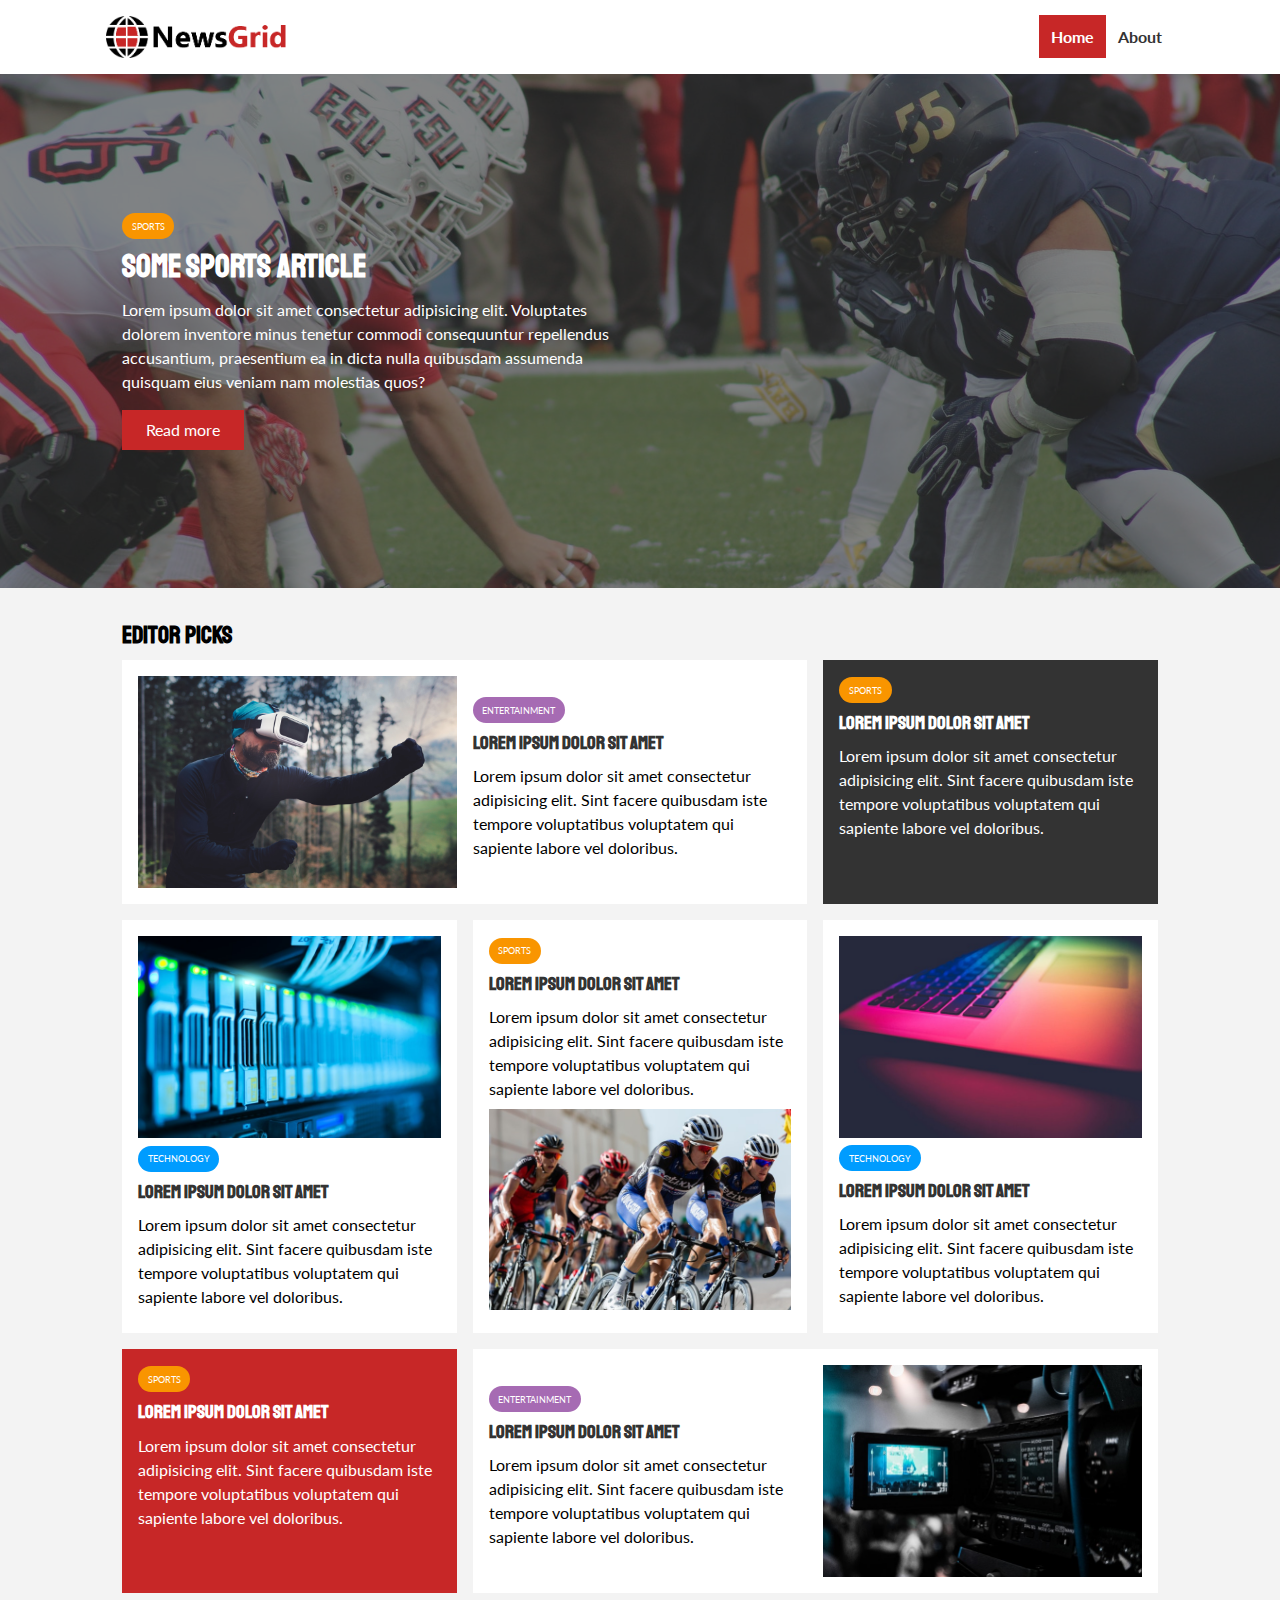
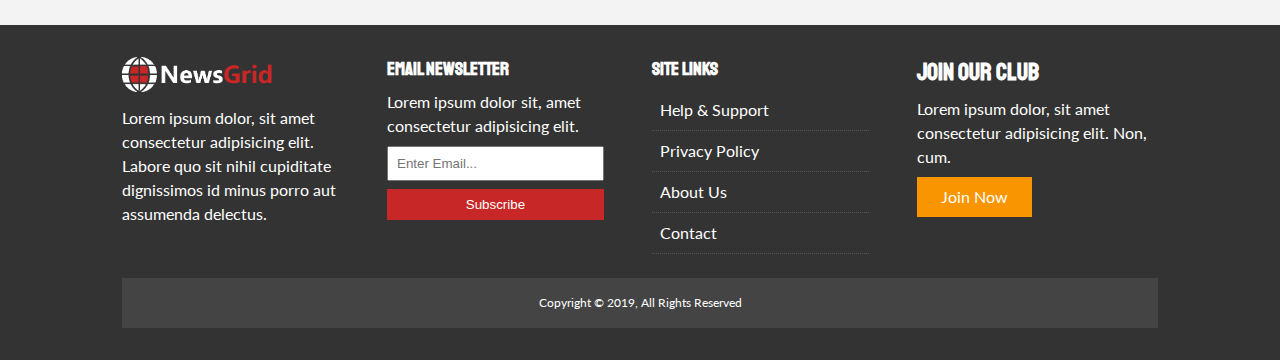
<file: index.html>
<!DOCTYPE html>
<html lang="en">
<head>
  <meta charset="UTF-8">
  <meta name="viewport" content="width=device-width, initial-scale=1.0">
  <meta http-equiv="X-UA-Compatible" content="ie=edge">
  <link rel="stylesheet" href="https://use.fontawesome.com/releases/v5.6.3/css/all.css" integrity="sha384-UHRtZLI+pbxtHCWp1t77Bi1L4ZtiqrqD80Kn4Z8NTSRyMA2Fd33n5dQ8lWUE00s/" crossorigin="anonymous">
  <link href="https://fonts.googleapis.com/css?family=Lato|Staatliches" rel="stylesheet">
  <link rel="stylesheet" href="css/style.css">
  <link rel="stylesheet" media="screen and (max-width:768px)" href="css/mobile.css">
  <link rel="shortcut icon" type="image/x-icon" href="favicon.ico">

  <title>NewsGrid | Latest News</title>
</head>
<body>
  <nav id="main-nav">
    <div class="container">
      <img src="img/logo.png" alt="Logo" class="logo">
      <div class="social">
        <a href="http://facebook.com" target="_blank"><i class="fab fa-facebook fa-2x"></i></a>
        <a href="http://twitter.com" target="_blank"><i class="fab fa-twitter fa-2x"></i></a>
        <a href="http://instagram.com" target="_blank"><i class="fab fa-instagram fa-2x"></i></a>
        <a href="http://youtube.com" target="_blank"><i class="fab fa-youtube fa-2x"></i></a>
      </div>
      <ul>
        <li><a href="index.html" class="current">Home</a></li>
        <li><a href="about.html">About</a></li>
        <li></li>
      </ul>
    </div>
  </nav>

  <!-- Showcase -->
  <header id="showcase">
    <div class="container">
      <div class="showcase-container">
        <div class="showcase-content">
          <div class="category category-sports">Sports</div>
          <h1>Some Sports Article</h1>
          <p>Lorem ipsum dolor sit amet consectetur adipisicing elit. Voluptates dolorem inventore minus tenetur commodi consequuntur repellendus accusantium, praesentium ea in dicta nulla quibusdam assumenda quisquam eius veniam nam molestias quos?</p>
          <a href="article.html" class="btn btn-primary">Read more</a>
        </div>
      </div>
    </div>
  </header>

  <section id="home-articles" class="py-2">
    <div class="container">
      <h2>Editor Picks</h2>
      <div class="articles-container">
        <article class="card">
          <img src="img/articles/ent1.jpg" alt="">
          <div>
            <div class="category category-ent">Entertainment</div>
            <h3>
              <a href="article.html">Lorem ipsum dolor sit amet</a>
            </h3>
            <p>Lorem ipsum dolor sit amet consectetur adipisicing elit. Sint facere quibusdam iste tempore voluptatibus voluptatem qui sapiente labore vel doloribus.</p>
          </div>
        </article>
        <article class="card bg-dark">
          <div class="category category-sports">Sports</div>
          <h3>
            <a href="article.html">Lorem ipsum dolor sit amet</a>
          </h3>
          <p>Lorem ipsum dolor sit amet consectetur adipisicing elit. Sint facere quibusdam iste tempore voluptatibus voluptatem qui sapiente labore vel doloribus.</p>
        </article>
        <article class="card">
          <img src="img/articles/tech1.jpg" alt="">
          <div class="category category-tech">Technology</div>
          <h3>
            <a href="article.html">Lorem ipsum dolor sit amet</a>
          </h3>
          <p>Lorem ipsum dolor sit amet consectetur adipisicing elit. Sint facere quibusdam iste tempore voluptatibus voluptatem qui sapiente labore vel doloribus.</p>
        </article>
        <article class="card">
          <div class="category category-sports">Sports</div>
          <h3>
            <a href="article.html">Lorem ipsum dolor sit amet</a>
          </h3>
          <p>Lorem ipsum dolor sit amet consectetur adipisicing elit. Sint facere quibusdam iste tempore voluptatibus voluptatem qui sapiente labore vel doloribus.</p>
          <img src="img/articles/sports1.jpg" alt="">
        </article>
        <article class="card">
          <img src="img/articles/tech2.jpg" alt="">
          <div class="category category-tech">Technology</div>
          <h3>
            <a href="article.html">Lorem ipsum dolor sit amet</a>
          </h3>
          <p>Lorem ipsum dolor sit amet consectetur adipisicing elit. Sint facere quibusdam iste tempore voluptatibus voluptatem qui sapiente labore vel doloribus.</p>
        </article>
        <article class="card bg-primary">
          <div class="category category-sports">Sports</div>
          <h3>
            <a href="article.html">Lorem ipsum dolor sit amet</a>
          </h3>
          <p>Lorem ipsum dolor sit amet consectetur adipisicing elit. Sint facere quibusdam iste tempore voluptatibus voluptatem qui sapiente labore vel doloribus.</p>
        </article>
        <article class="card">
          <div>
            <div class="category category-ent">Entertainment</div>
            <h3>
              <a href="article.html">Lorem ipsum dolor sit amet</a>
            </h3>
            <p>Lorem ipsum dolor sit amet consectetur adipisicing elit. Sint facere quibusdam iste tempore voluptatibus voluptatem qui sapiente labore vel doloribus.</p>
          </div>
          <img src="img/articles/ent2.jpg" alt="">
        </article>
      </div>
    </div>
  </section>

  <!-- Footer -->
  <footer id="main-footer" class="py-2">
    <div class="container footer-container">
      <div>
        <img src="img/logo_light.png" alt="NewsGrid">
        <p>Lorem ipsum dolor, sit amet consectetur adipisicing elit. Labore quo sit nihil cupiditate dignissimos id minus porro aut assumenda delectus.</p>
      </div>
      <div>
        <h3>Email Newsletter</h3>
        <p>Lorem ipsum dolor sit, amet consectetur adipisicing elit.</p>
        <form name="contact" method="POST" data-netlify="true">
          <input type="email" name="email" placeholder="Enter Email...">
          <input type="submit" value="Subscribe" class="btn btn-primary">
        </form>
      </div>
      <div>
        <h3>Site Links</h3>
        <ul class="list">
          <li><a href="#">Help & Support</a></li>
          <li><a href="#">Privacy Policy</a></li>
          <li><a href="##">About Us</a></li>
          <li><a href="">Contact</a></li>
        </ul>
      </div>
      <div>
        <h2>Join Our Club</h2>
        <p>Lorem ipsum dolor, sit amet consectetur adipisicing elit. Non, cum.</p>
        <a href="#" class="btn btn-secondary">Join Now</a>
      </div>
      <div>
        <p>
          Copyright &copy; 2019, All Rights Reserved
        </p>
      </div>
    </div>
  </footer>

</body>
</html>
</file>
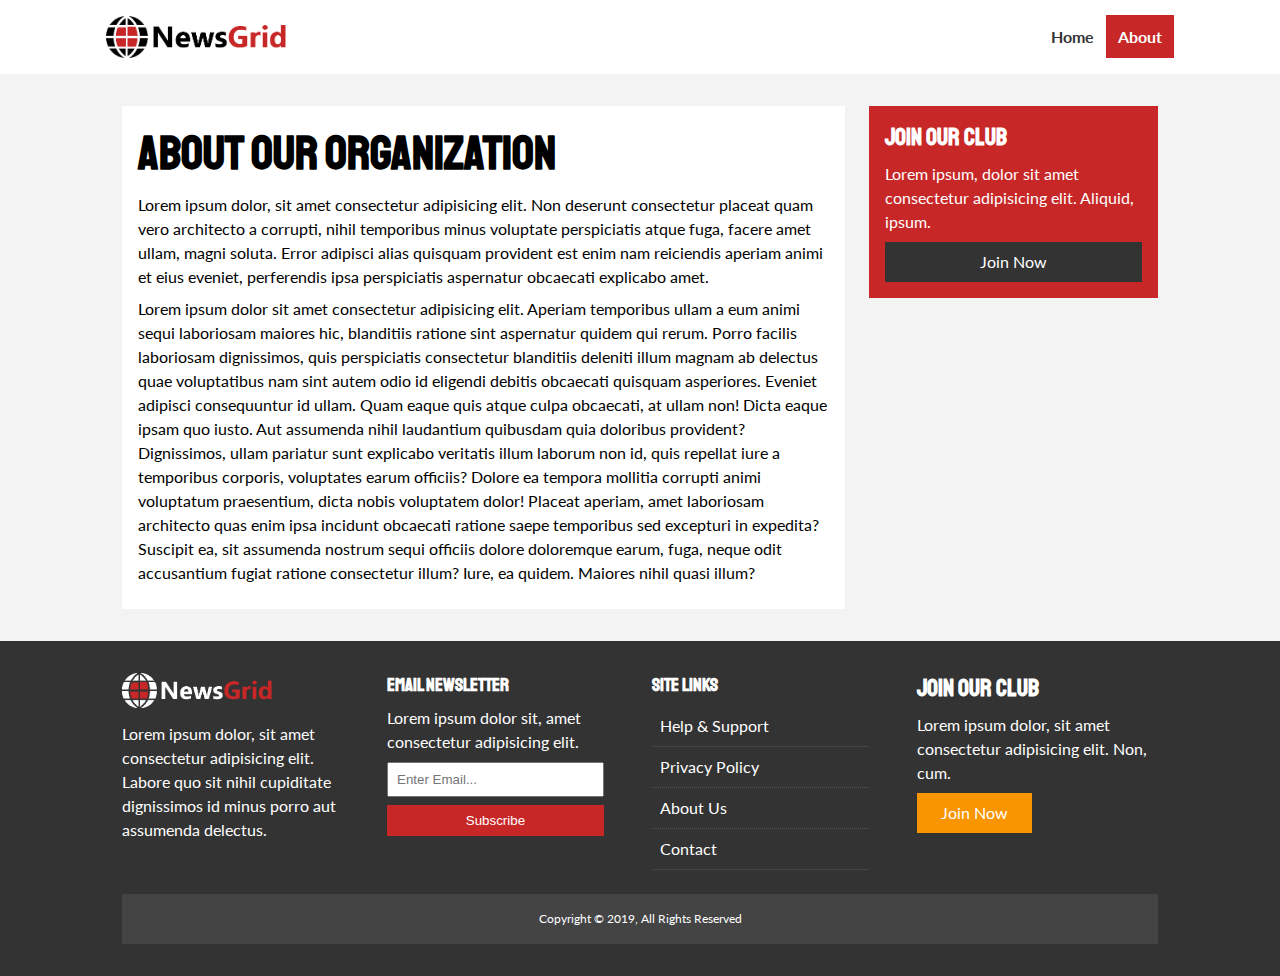
<file: about.html>
<!DOCTYPE html>
<html lang="en">
<head>
  <meta charset="UTF-8">
  <meta name="viewport" content="width=device-width, initial-scale=1.0">
  <meta http-equiv="X-UA-Compatible" content="ie=edge">
  <link rel="stylesheet" href="https://use.fontawesome.com/releases/v5.6.3/css/all.css" integrity="sha384-UHRtZLI+pbxtHCWp1t77Bi1L4ZtiqrqD80Kn4Z8NTSRyMA2Fd33n5dQ8lWUE00s/" crossorigin="anonymous">
  <link href="https://fonts.googleapis.com/css?family=Lato|Staatliches" rel="stylesheet">
  <link rel="stylesheet" href="css/style.css">
  <link rel="stylesheet" media="screen and (max-width:768px)" href="css/mobile.css">
  <link rel="shortcut icon" type="image/x-icon" href="favicon.ico">

  <title>NewsGrid | About</title>
</head>
<body>
  <nav id="main-nav">
    <div class="container">
      <img src="img/logo.png" alt="Logo" class="logo">
      <div class="social">
        <a href="http://facebook.com" target="_blank"><i class="fab fa-facebook fa-2x"></i></a>
        <a href="http://twitter.com" target="_blank"><i class="fab fa-twitter fa-2x"></i></a>
        <a href="http://instagram.com" target="_blank"><i class="fab fa-instagram fa-2x"></i></a>
        <a href="http://youtube.com" target="_blank"><i class="fab fa-youtube fa-2x"></i></a>
      </div>
      <ul>
        <li><a href="index.html">Home</a></li>
        <li><a href="about.html" class="current">About</a></li>
        <li></li>
      </ul>
    </div>
  </nav>

  <section id="about">
    <div class="container">
      <div class="page-container">
        <article class="card">
          <h1 class="l-heading">About Our organization</h1>
          <p>Lorem ipsum dolor, sit amet consectetur adipisicing elit. Non deserunt consectetur placeat quam vero architecto a corrupti, nihil temporibus minus voluptate perspiciatis atque fuga, facere amet ullam, magni soluta. Error adipisci alias quisquam provident est enim nam reiciendis aperiam animi et eius eveniet, perferendis ipsa perspiciatis aspernatur obcaecati explicabo amet.</p>
          <p>
            Lorem ipsum dolor sit amet consectetur adipisicing elit. Aperiam temporibus ullam a eum animi sequi laboriosam maiores hic, blanditiis ratione sint aspernatur quidem qui rerum. Porro facilis laboriosam dignissimos, quis perspiciatis consectetur blanditiis deleniti illum magnam ab delectus quae voluptatibus nam sint autem odio id eligendi debitis obcaecati quisquam asperiores. Eveniet adipisci consequuntur id ullam. Quam eaque quis atque culpa obcaecati, at ullam non! Dicta eaque ipsam quo iusto. Aut assumenda nihil laudantium quibusdam quia doloribus provident? Dignissimos, ullam pariatur sunt explicabo veritatis illum laborum non id, quis repellat iure a temporibus corporis, voluptates earum officiis? Dolore ea tempora mollitia corrupti animi voluptatum praesentium, dicta nobis voluptatem dolor! Placeat aperiam, amet laboriosam architecto quas enim ipsa incidunt obcaecati ratione saepe temporibus sed excepturi in expedita? Suscipit ea, sit assumenda nostrum sequi officiis dolore doloremque earum, fuga, neque odit accusantium fugiat ratione consectetur illum? Iure, ea quidem. Maiores nihil quasi illum?
          </p>
        </article>
        <aside class="card bg-primary">
          <h2>Join Our Club</h2>
          <p>Lorem ipsum, dolor sit amet consectetur adipisicing elit. Aliquid, ipsum.</p>
          <a href="#" class="btn btn-dark btn-block">Join Now</a>
        </aside>
      </div>
    </div>
  </section>

<!-- Footer -->
 <footer id="main-footer" class="py-2">
   <div class="container footer-container">
     <div>
       <img src="img/logo_light.png" alt="NewsGrid">
       <p>Lorem ipsum dolor, sit amet consectetur adipisicing elit. Labore quo sit nihil cupiditate dignissimos id minus porro aut assumenda delectus.</p>
     </div>
     <div>
       <h3>Email Newsletter</h3>
       <p>Lorem ipsum dolor sit, amet consectetur adipisicing elit.</p>
       <form name="contact" method="POST" data-netlify="true">
          <input type="email" name="email" placeholder="Enter Email...">
          <input type="submit" value="Subscribe" class="btn btn-primary">
        </form>
     </div>
     <div>
       <h3>Site Links</h3>
       <ul class="list">
         <li><a href="#">Help & Support</a></li>
         <li><a href="#">Privacy Policy</a></li>
         <li><a href="##">About Us</a></li>
         <li><a href="">Contact</a></li>
       </ul>
     </div>
     <div>
       <h2>Join Our Club</h2>
       <p>Lorem ipsum dolor, sit amet consectetur adipisicing elit. Non, cum.</p>
       <a href="#" class="btn btn-secondary">Join Now</a>
     </div>
     <div>
       <p>
         Copyright &copy; 2019, All Rights Reserved
       </p>
     </div>
   </div>
 </footer>

</body>
</html>
</file>
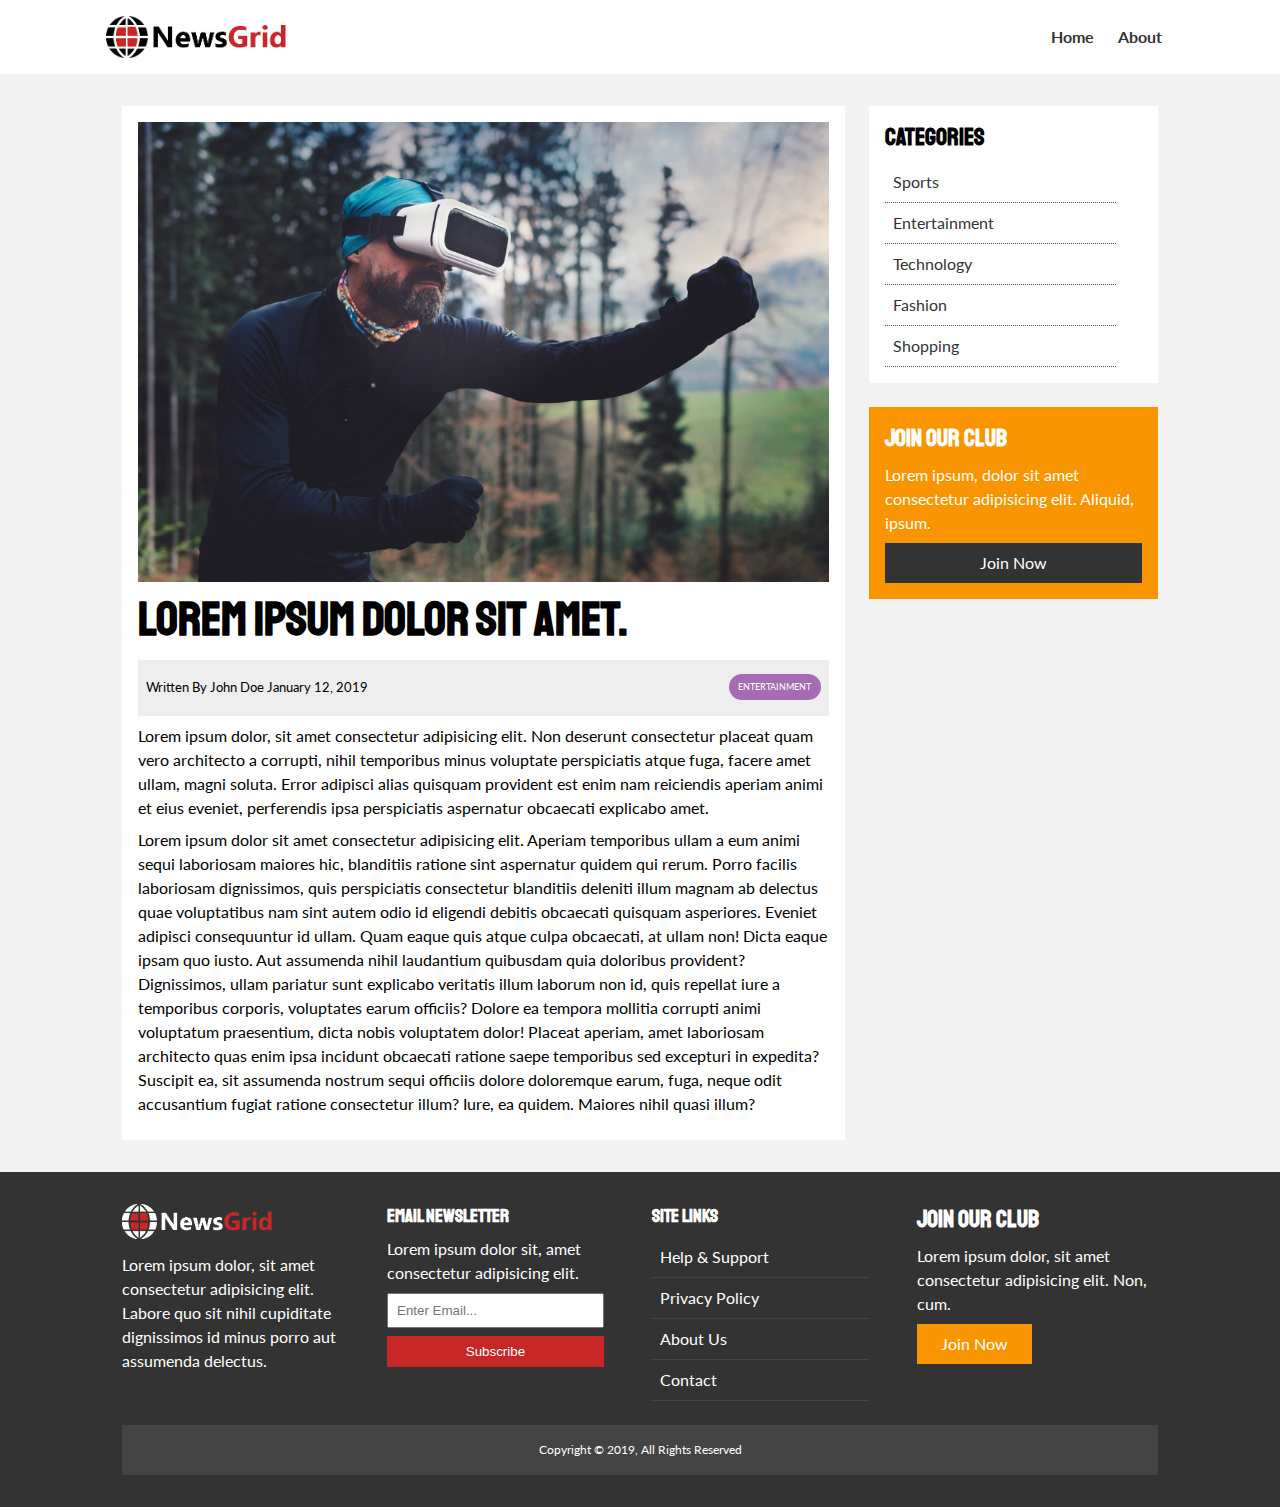
<file: article.html>
<!DOCTYPE html>
<html lang="en">
<head>
  <meta charset="UTF-8">
  <meta name="viewport" content="width=device-width, initial-scale=1.0">
  <meta http-equiv="X-UA-Compatible" content="ie=edge">
  <link rel="stylesheet" href="https://use.fontawesome.com/releases/v5.6.3/css/all.css" integrity="sha384-UHRtZLI+pbxtHCWp1t77Bi1L4ZtiqrqD80Kn4Z8NTSRyMA2Fd33n5dQ8lWUE00s/" crossorigin="anonymous">
  <link href="https://fonts.googleapis.com/css?family=Lato|Staatliches" rel="stylesheet">
  <link rel="stylesheet" href="css/style.css">
  <link rel="stylesheet" media="screen and (max-width:768px)" href="css/mobile.css">
  <link rel="shortcut icon" type="image/x-icon" href="favicon.ico">

  <title>NewsGrid | Latest News</title>
</head>
<body>
  <nav id="main-nav">
    <div class="container">
      <img src="img/logo.png" alt="Logo" class="logo">
      <div class="social">
        <a href="http://facebook.com" target="_blank"><i class="fab fa-facebook fa-2x"></i></a>
        <a href="http://twitter.com" target="_blank"><i class="fab fa-twitter fa-2x"></i></a>
        <a href="http://instagram.com" target="_blank"><i class="fab fa-instagram fa-2x"></i></a>
        <a href="http://youtube.com" target="_blank"><i class="fab fa-youtube fa-2x"></i></a>
      </div>
      <ul>
        <li><a href="index.html">Home</a></li>
        <li><a href="about.html">About</a></li>
        <li></li>
      </ul>
    </div>
  </nav>

  <section id="article">
    <div class="container">
      <div class="page-container">
        <article class="card">
          <img src="img/articles/ent1.jpg" alt="">
          <h1 class="l-heading">Lorem ipsum dolor sit amet.</h1>
          <div class="meta">
            <small>
              <i class="fas fa-user"></i> Written By John Doe January 12, 2019
            </small>
            <div class="category category-ent">Entertainment</div>
          </div>
          <p>Lorem ipsum dolor, sit amet consectetur adipisicing elit. Non deserunt consectetur placeat quam vero architecto a corrupti, nihil temporibus minus voluptate perspiciatis atque fuga, facere amet ullam, magni soluta. Error adipisci alias quisquam provident est enim nam reiciendis aperiam animi et eius eveniet, perferendis ipsa perspiciatis aspernatur obcaecati explicabo amet.</p>
          <p>
            Lorem ipsum dolor sit amet consectetur adipisicing elit. Aperiam temporibus ullam a eum animi sequi laboriosam maiores hic, blanditiis ratione sint aspernatur quidem qui rerum. Porro facilis laboriosam dignissimos, quis perspiciatis consectetur blanditiis deleniti illum magnam ab delectus quae voluptatibus nam sint autem odio id eligendi debitis obcaecati quisquam asperiores. Eveniet adipisci consequuntur id ullam. Quam eaque quis atque culpa obcaecati, at ullam non! Dicta eaque ipsam quo iusto. Aut assumenda nihil laudantium quibusdam quia doloribus provident? Dignissimos, ullam pariatur sunt explicabo veritatis illum laborum non id, quis repellat iure a temporibus corporis, voluptates earum officiis? Dolore ea tempora mollitia corrupti animi voluptatum praesentium, dicta nobis voluptatem dolor! Placeat aperiam, amet laboriosam architecto quas enim ipsa incidunt obcaecati ratione saepe temporibus sed excepturi in expedita? Suscipit ea, sit assumenda nostrum sequi officiis dolore doloremque earum, fuga, neque odit accusantium fugiat ratione consectetur illum? Iure, ea quidem. Maiores nihil quasi illum?
          </p>
        </article>

        <aside class="card" id="categories">
          <h2>Categories</h2>
          <ul class="list">
            <li><a href=""><i class="fas fa-chevron-right"></i> Sports</a></li>
            <li><a href=""><i class="fas fa-chevron-right"></i> Entertainment</a></li>
            <li><a href=""><i class="fas fa-chevron-right"></i> Technology</a></li>
            <li><a href=""><i class="fas fa-chevron-right"></i> Fashion</a></li>
            <li><a href=""><i class="fas fa-chevron-right"></i> Shopping</a></li>
          </ul>
        </aside>

        <aside class="card bg-secondary">
          <h2>Join Our Club</h2>
          <p>Lorem ipsum, dolor sit amet consectetur adipisicing elit. Aliquid, ipsum.</p>
          <a href="#" class="btn btn-dark btn-block">Join Now</a>
        </aside>
      </div>
    </div>
  </section>

<!-- Footer -->
 <footer id="main-footer" class="py-2">
   <div class="container footer-container">
     <div>
       <img src="img/logo_light.png" alt="NewsGrid">
       <p>Lorem ipsum dolor, sit amet consectetur adipisicing elit. Labore quo sit nihil cupiditate dignissimos id minus porro aut assumenda delectus.</p>
     </div>
     <div>
       <h3>Email Newsletter</h3>
       <p>Lorem ipsum dolor sit, amet consectetur adipisicing elit.</p>
        <form name="contact" method="POST" data-netlify="true">
          <input type="email" name="email" placeholder="Enter Email...">
          <input type="submit" value="Subscribe" class="btn btn-primary">
        </form>
     </div>
     <div>
       <h3>Site Links</h3>
       <ul class="list">
         <li><a href="#">Help & Support</a></li>
         <li><a href="#">Privacy Policy</a></li>
         <li><a href="##">About Us</a></li>
         <li><a href="">Contact</a></li>
       </ul>
     </div>
     <div>
       <h2>Join Our Club</h2>
       <p>Lorem ipsum dolor, sit amet consectetur adipisicing elit. Non, cum.</p>
       <a href="#" class="btn btn-secondary">Join Now</a>
     </div>
     <div>
       <p>
         Copyright &copy; 2019, All Rights Reserved
       </p>
     </div>
   </div>
 </footer>

</body>
</html>
</file>
<file: css/style.css>
:root {
  --primary-color: #c72727;
  --secondary-color: #f99500;
  --light-color: #f3f3f3;
  --dark-color: #333;
  --max-width: 1100px;
}
.category {
  --sports-color: #f99500;
  --ent-color: #a66bb3;
  --tech-color: #009cff;
}

* {
  box-sizing: border-box;
  margin: 0;
  padding: 0;
}

body {
  font-family: 'Lato', sans-serif;
  line-height: 1.5;
  background: var(--light-color);
}

a {
  color: #333;
  text-decoration: none;
}

ul {
  list-style: none;
}

p {
  margin: .5rem 0;
}

img {
  width: 100%;
}

h1, h2, h3, h4, h5, h6 {
  font-family: 'Staatliches', cursive;
  margin-bottom: .55rem;
  line-height: 1.3;
}

/* Utility */
.container {
  max-width: var(--max-width);
  margin: auto;
  padding: 0 2rem;
  overflow: hidden;
}

.category {
  display: inline-block;
  color: #fff;
  font-size: .55rem;
  text-transform: uppercase;
  padding: .4rem .6rem;
  border-radius: 15px;
  margin-bottom: .5rem;
}

.category-sports { background: var(--sports-color); }
.category-ent { background: var(--ent-color); }
.category-tech { background: var(--tech-color); }

.btn {
  display: inline-block;
  border: none;
  background: var(--dark-color);
  color: #fff;
  padding: .5rem 1.5rem;
}

.btn-light { background: var(--light-color); }
.btn-primary { background: var(--primary-color); }
.btn-secondary { background: var(--secondary-color); }

.btn-block {
  display: block;
  width: 100%;
  text-align: center;
}

.btn:hover {
  opacity: 0.9;
}

.card {
  background: #fff;
  padding: 1rem;
}

.bg-dark {
  background: var(--dark-color);
  color: #fff;
}

.bg-primary {
  background: var(--primary-color);
  color: #fff;
}

.bg-secondary {
  background: var(--secondary-color);
  color: #fff;
}

.bg-dark h1,
.bg-dark h2,
.bg-dark h3,
.bg-dark a,
.bg-primary h1,
.bg-primary h2,
.bg-primary h3,
.bg-primary a,
.bg-secondary h1,
.bg-secondary h2,
.bg-secondary h3,
.bg-secondary a {
  color: #fff;
}

.py-1 { padding: 1.5rem 0; }
.py-2 { padding: 2rem 0; }
.py-3 { padding: 3rem 0; }
.p-1 { padding: 1.5rem; }
.p-2 { padding: 1.5rem; }
.p-3 { padding: 1.5rem; }

.l-heading {
  font-size: 3rem;
}

.list li {
  padding: .5rem;
  border-bottom: 1px dotted #555;
  width: 90%;
}

.list li a:hover {
  color: var(--primary-color) !important;
}

/* Inner page container */
.page-container {
  display: grid;
  grid-template-columns: 5fr 2fr;
  margin: 2rem 0;
  grid-gap: 1.5rem;
}

.page-container > *:first-child {
  grid-row: 1 / span 3;
}

/* Navigation */
#main-nav {
  background: #fff;
  position: sticky;
  top: 0;
  z-index: 2;
}

#main-nav .container {
  display: grid;
  grid-template-columns: 6fr 3fr 2fr;
  padding: 1rem;
  align-items: center;
}

#main-nav .logo {
  width: 180px;
}

#main-nav ul {
  display: flex;
  justify-self: end;
}

#main-nav ul li a {
  padding: .75rem;
  font-weight: bold;
}

#main-nav ul li a.current {
  background: var(--primary-color);
  color: #fff;
}

#main-nav ul li a:hover {
  background: var(--light-color);
  color: var(--dark-color);
}

#main-nav .social {
  justify-self: center;
}

#main-nav .social i {
  color: #777;
  margin-right: .5rem;
}

/* Showcase */
#showcase {
  color: #fff;
  background: #333;
  padding: 2rem;
  position: relative;
}

#showcase:before {
  content: '';
  background: url('../img/featured.jpg') no-repeat center center/cover;
  position: absolute;
  top: 0;
  left: 0;
  width: 100%;
  height: 100%;
  opacity: 0.4;
}

#showcase .showcase-container {
  display: grid;
  grid-template-columns: repeat(2, 1fr);
  justify-content: center;
  align-items: center;
  height: 50vh;
}

#showcase .showcase-content {
  z-index: 1;
}

#showcase .showcase-content p {
  margin-bottom: 1rem;
}

/* Home Articles */
#home-articles .articles-container {
  display: grid;
  grid-template-columns: repeat(3, 1fr);
  grid-gap: 1rem;
}

#home-articles .articles-container > *:first-child,
#home-articles .articles-container > *:last-child {
  display: grid;
  grid-template-columns: repeat(2, 1fr);
  grid-gap: 1rem;
  grid-column: 1 / span 2;
  align-items: center;
}

#home-articles .articles-container > *:last-child {
  grid-column: 2 / span 2;
}

#article .meta {
  display: flex;
  justify-content: space-between;
  align-items: center;
  background: #eee;
  padding: .5rem;
}

#article .meta .category {
  margin-top: .4rem;
}

/* Footer */
#main-footer {
  background: var(--dark-color);
  color: #fff;
}

#main-footer img {
  width: 150px;
}

#main-footer a {
  color: #fff;
}

#main-footer .footer-container {
  display: grid;
  grid-template-columns: repeat(4, 1fr);
  grid-gap: 1.5rem;
}

#main-footer .footer-container > *:last-child {
  grid-column: 1 / span 4;
  text-align: center;
  padding: .5rem;
  font-size: .75rem;
  background: #444;
}

#main-footer .footer-container input[type='email'] {
  width: 90%;
  padding: .5rem;
  margin-bottom: .5rem;
}

#main-footer .footer-container input[type='submit'] {
  width: 90%;
}
</file>
<file: css/mobile.css>
/* Navigaion */
#main-nav .social {
  display: none;
}

#main-nav .container {
  grid-template-columns: 1fr;
  grid-gap: 1.2rem;
}

#main-nav ul,
#main-nav .logo {
  justify-self: center;
}

#main-nav ul li a {
  padding: .5rem;
}

#home-articles .articles-container {
  grid-template-columns: repeat(2, 1fr);
}

#home-articles .articles-container > *:first-child,
#home-articles .articles-container > *:last-child {
  grid-template-columns: 1fr;
  grid-column: 1;
}

@media(max-width: 600px) {
  /* Stack Grid Items */
  #showcase .showcase-container,
  #home-articles .articles-container,
  #main-footer .footer-container {
    grid-template-columns: 1fr;
  }

  #main-footer .footer-container > *:last-child {
    grid-column: 1;
  }

  #main-footer .footer-container > *:first-child,
  #main-footer .footer-container > *:nth-child(2) {
    border-bottom: 1px dotted #444;
    padding-bottom: 1rem;
  }

  .page-container {
    grid-template-columns: 1fr;
    text-align: center;
  }

  .page-container > *:first-child {
    grid-row: 1;
  }

  .l-heading {
    font-size: 2rem;
  }
}
</file>
